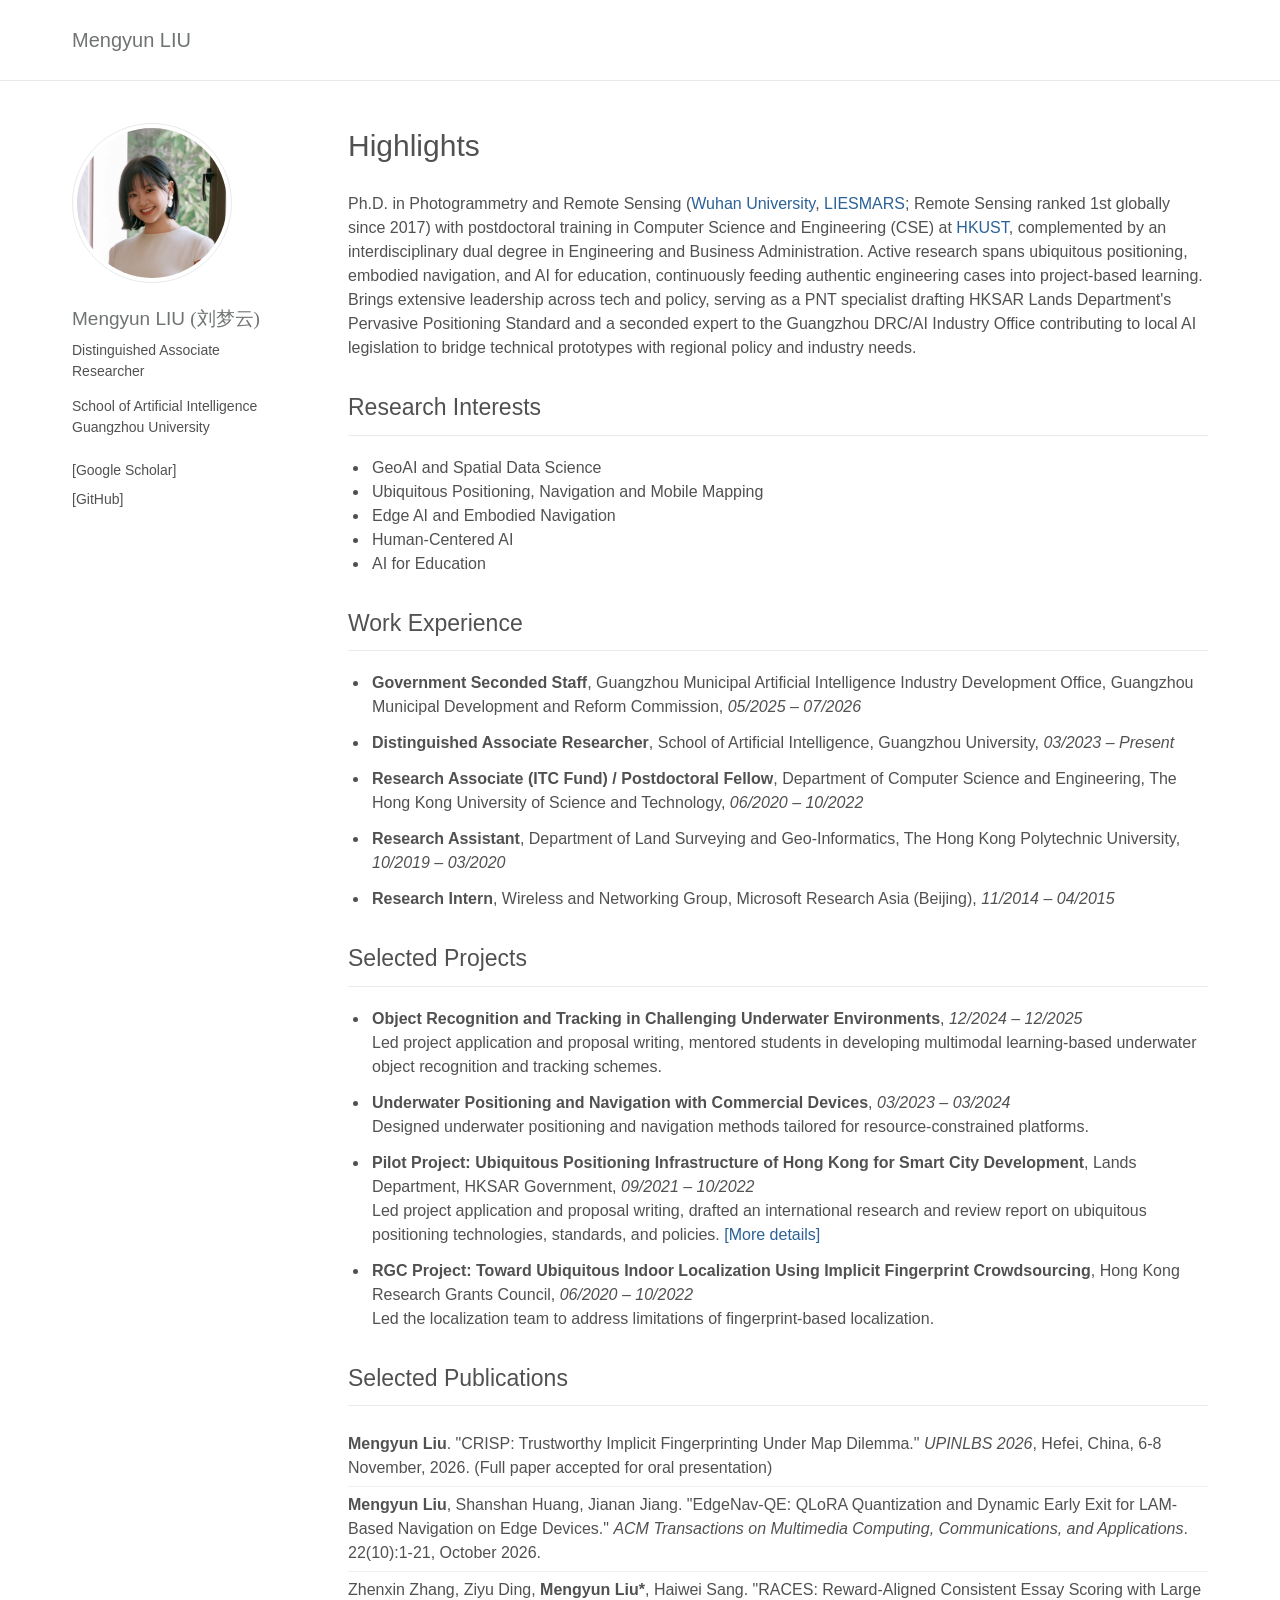
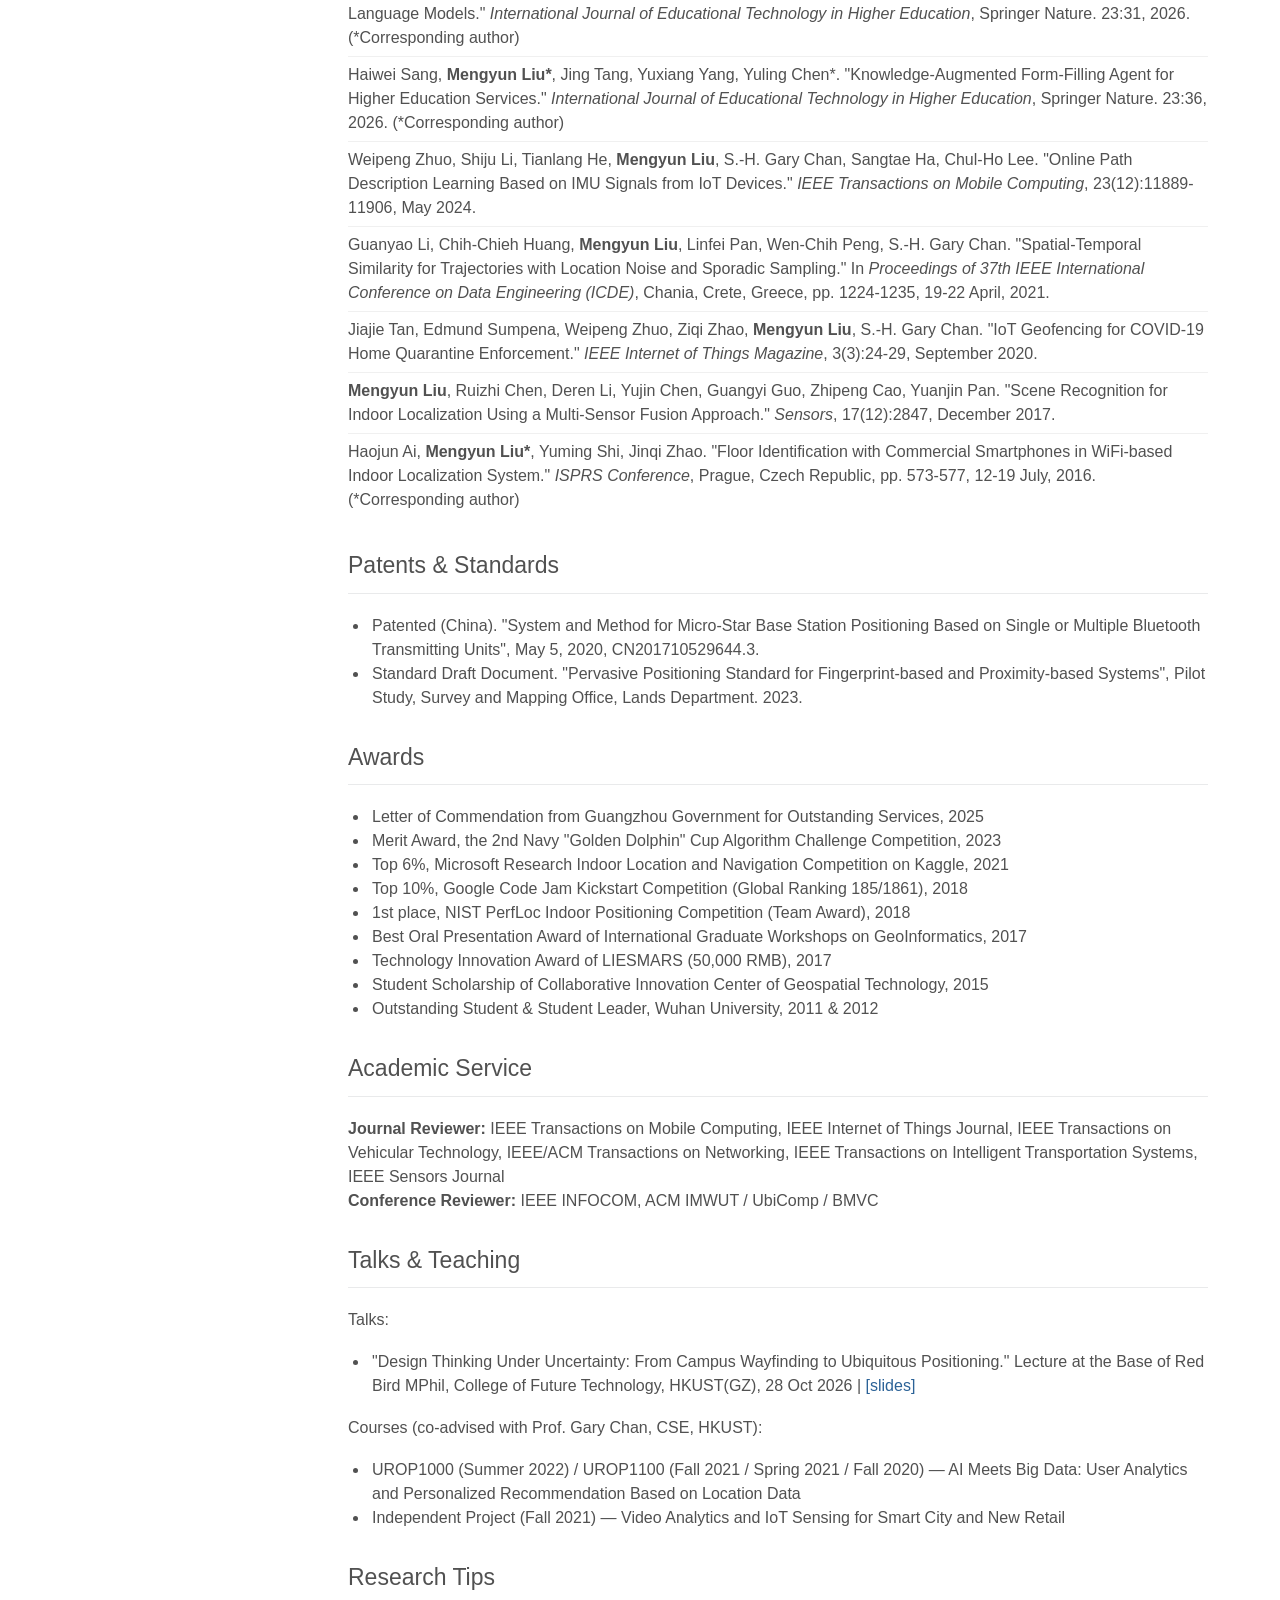
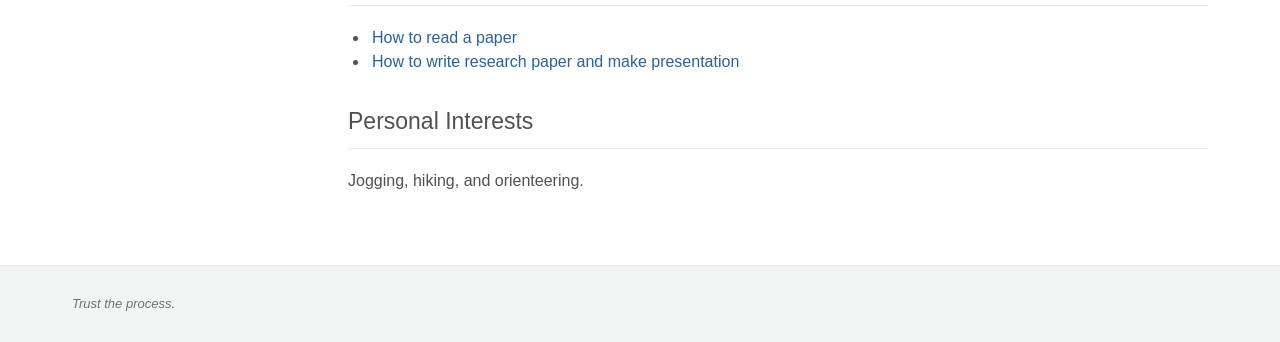
<file: index.html>
<!DOCTYPE html>
<html lang="en">
<head>
<meta charset="utf-8">
<meta name="viewport" content="width=device-width, initial-scale=1">
<meta name="description" content="Mengyun LIU - Distinguished Associate Researcher at Guangzhou University. Research interests in Human-Centered AI, Mobile Sensing, IoT, Geospatial Intelligence, Indoor Spatial Cognition, Positioning & Navigation.">
<title>Mengyun LIU (刘梦云)</title>
<link rel="stylesheet" href="style.css">
</head>
<body>
<a class="skip-link" href="#main">Skip to content</a>

<header class="masthead"><div class="masthead-inner">
  <a class="site-title" href="index.html">Mengyun LIU</a>
</div></header>

<div class="page-layout">
<aside class="author-profile" aria-label="Profile">
  <img class="author-photo" src="photos/profie_2026.jpg" alt="Mengyun LIU" width="180" height="180">
  <h2>Mengyun LIU <span class="chinese-name">(刘梦云)</span></h2>
  <p class="author-role">Distinguished Associate Researcher</p>
  <p>School of Artificial Intelligence<br>Guangzhou University</p>
  <ul class="profile-links">
    <li><a href="https://scholar.google.com/citations?hl=zh-CN&user=tKPIndkAAAAJ"><span>[Google Scholar]</span></a></li>
    <li><a href="https://github.com/amylmy"><span>[GitHub]</span></a></li>
  </ul>
</aside>

<main id="main">
<section id="about">
<h1>Highlights</h1>
<p>
  Ph.D. in Photogrammetry and Remote Sensing (<a href="https://www.whu.edu.cn/">Wuhan University</a>, <a href="http://www.lmars.whu.edu.cn/">LIESMARS</a>; Remote Sensing ranked 1st globally since 2017) with postdoctoral training in Computer Science and Engineering (CSE) at <a href="https://cse.hkust.edu.hk/">HKUST</a>, complemented by an interdisciplinary dual degree in Engineering and Business Administration. Active research spans ubiquitous positioning, embodied navigation, and AI for education, continuously feeding authentic engineering cases into project-based learning. Brings extensive leadership across tech and policy, serving as a PNT specialist drafting HKSAR Lands Department's Pervasive Positioning Standard and a seconded expert to the Guangzhou DRC/AI Industry Office contributing to local AI legislation to bridge technical prototypes with regional policy and industry needs.
</p>
</section>

<section id="research-interests">
<h2>Research Interests</h2>
<ul>
  <li>GeoAI and Spatial Data Science</li>
  <li>Ubiquitous Positioning, Navigation and Mobile Mapping</li>
  <li>Edge AI and Embodied Navigation</li>
  <li>Human-Centered AI</li>
  <li>AI for Education</li>
</ul>
</section>

<section id="experience">
<h2>Work Experience</h2>
<ul>
  <li><p class="exp-entry"><span class="style_2">Government Seconded Staff</span>, Guangzhou Municipal Artificial Intelligence Industry Development Office, Guangzhou Municipal Development and Reform Commission, <span class="style_3">05/2025 – 07/2026</span></p></li>
  <li><p class="exp-entry"><span class="style_2">Distinguished Associate Researcher</span>, School of Artificial Intelligence, Guangzhou University, <span class="style_3">03/2023 – Present</span></p></li>
  <li><p class="exp-entry"><span class="style_2">Research Associate (ITC Fund) / Postdoctoral Fellow</span>, Department of Computer Science and Engineering, The Hong Kong University of Science and Technology, <span class="style_3">06/2020 – 10/2022</span></p></li>
  <li><p class="exp-entry"><span class="style_2">Research Assistant</span>, Department of Land Surveying and Geo-Informatics, The Hong Kong Polytechnic University, <span class="style_3">10/2019 – 03/2020</span></p></li>
  <li><p class="exp-entry"><span class="style_2">Research Intern</span>, Wireless and Networking Group, Microsoft Research Asia (Beijing), <span class="style_3">11/2014 – 04/2015</span></p></li>
</ul>
</section>

<section id="projects">
<h2>Selected Projects</h2>
<ul>
  <li><p class="exp-entry"><span class="style_2">Object Recognition and Tracking in Challenging Underwater Environments</span>, <span class="style_3">12/2024 – 12/2025</span><br>Led project application and proposal writing, mentored students in developing multimodal learning-based underwater object recognition and tracking schemes.</p></li>
  <li><p class="exp-entry"><span class="style_2">Underwater Positioning and Navigation with Commercial Devices</span>, <span class="style_3">03/2023 – 03/2024</span><br>Designed underwater positioning and navigation methods tailored for resource-constrained platforms.</p></li>
  <li><p class="exp-entry"><span class="style_2">Pilot Project: Ubiquitous Positioning Infrastructure of Hong Kong for Smart City Development</span>, Lands Department, HKSAR Government, <span class="style_3">09/2021 – 10/2022</span><br>Led project application and proposal writing, drafted an international research and review report on ubiquitous positioning technologies, standards, and policies. <a href="https://www.geodetic.gov.hk/en/gi/PilotStudy.html">[More details]</a></p></li>
  <li><p class="exp-entry"><span class="style_2">RGC Project: Toward Ubiquitous Indoor Localization Using Implicit Fingerprint Crowdsourcing</span>, Hong Kong Research Grants Council, <span class="style_3">06/2020 – 10/2022</span><br>Led the localization team to address limitations of fingerprint-based localization.</p></li>
</ul>
</section>

<section id="publications">
<h2>Selected Publications</h2>
<ul class="pub-list">
  <li><strong>Mengyun Liu</strong>. "CRISP: Trustworthy Implicit Fingerprinting Under Map Dilemma." <em>UPINLBS 2026</em>, Hefei, China, 6-8 November, 2026. (Full paper accepted for oral presentation)</li>
  <li><strong>Mengyun Liu</strong>, Shanshan Huang, Jianan Jiang. "EdgeNav-QE: QLoRA Quantization and Dynamic Early Exit for LAM-Based Navigation on Edge Devices." <em>ACM Transactions on Multimedia Computing, Communications, and Applications</em>. 22(10):1-21, October 2026.</li>
  <li>Zhenxin Zhang, Ziyu Ding, <strong>Mengyun Liu*</strong>, Haiwei Sang. "RACES: Reward-Aligned Consistent Essay Scoring with Large Language Models." <em>International Journal of Educational Technology in Higher Education</em>, Springer Nature. 23:31, 2026. (*Corresponding author)</li>
  <li>Haiwei Sang, <strong>Mengyun Liu*</strong>, Jing Tang, Yuxiang Yang, Yuling Chen*. "Knowledge-Augmented Form-Filling Agent for Higher Education Services." <em>International Journal of Educational Technology in Higher Education</em>, Springer Nature. 23:36, 2026. (*Corresponding author)</li>
  <li>Weipeng Zhuo, Shiju Li, Tianlang He, <strong>Mengyun Liu</strong>, S.-H. Gary Chan, Sangtae Ha, Chul-Ho Lee. "Online Path Description Learning Based on IMU Signals from IoT Devices." <em>IEEE Transactions on Mobile Computing</em>, 23(12):11889-11906, May 2024.</li>
  <li>Guanyao Li, Chih-Chieh Huang, <strong>Mengyun Liu</strong>, Linfei Pan, Wen-Chih Peng, S.-H. Gary Chan. "Spatial-Temporal Similarity for Trajectories with Location Noise and Sporadic Sampling." In <em>Proceedings of 37th IEEE International Conference on Data Engineering (ICDE)</em>, Chania, Crete, Greece, pp. 1224-1235, 19-22 April, 2021.</li>
  <li>Jiajie Tan, Edmund Sumpena, Weipeng Zhuo, Ziqi Zhao, <strong>Mengyun Liu</strong>, S.-H. Gary Chan. "IoT Geofencing for COVID-19 Home Quarantine Enforcement." <em>IEEE Internet of Things Magazine</em>, 3(3):24-29, September 2020.</li>
  <li><strong>Mengyun Liu</strong>, Ruizhi Chen, Deren Li, Yujin Chen, Guangyi Guo, Zhipeng Cao, Yuanjin Pan. "Scene Recognition for Indoor Localization Using a Multi-Sensor Fusion Approach." <em>Sensors</em>, 17(12):2847, December 2017.</li>
  <li>Haojun Ai, <strong>Mengyun Liu*</strong>, Yuming Shi, Jinqi Zhao. "Floor Identification with Commercial Smartphones in WiFi-based Indoor Localization System." <em>ISPRS Conference</em>, Prague, Czech Republic, pp. 573-577, 12-19 July, 2016. (*Corresponding author)</li>
</ul>
</section>

<section id="patents">
<h2>Patents &amp; Standards</h2>
<ul>
  <li>Patented (China). "System and Method for Micro-Star Base Station Positioning Based on Single or Multiple Bluetooth Transmitting Units", May 5, 2020, CN201710529644.3.</li>
  <li>Standard Draft Document. "Pervasive Positioning Standard for Fingerprint-based and Proximity-based Systems", Pilot Study, Survey and Mapping Office, Lands Department. 2023.</li>
</ul>
</section>

<section id="awards">
<h2>Awards</h2>
<ul class="award-list">
  <li>Letter of Commendation from Guangzhou Government for Outstanding Services, 2025</li>
  <li>Merit Award, the 2nd Navy "Golden Dolphin" Cup Algorithm Challenge Competition, 2023</li>
  <li>Top 6%, Microsoft Research Indoor Location and Navigation Competition on Kaggle, 2021</li>
  <li>Top 10%, Google Code Jam Kickstart Competition (Global Ranking 185/1861), 2018</li>
  <li>1st place, NIST PerfLoc Indoor Positioning Competition (Team Award), 2018</li>
  <li>Best Oral Presentation Award of International Graduate Workshops on GeoInformatics, 2017</li>
  <li>Technology Innovation Award of LIESMARS (50,000 RMB), 2017</li>
  <li>Student Scholarship of Collaborative Innovation Center of Geospatial Technology, 2015</li>
  <li>Outstanding Student &amp; Student Leader, Wuhan University, 2011 &amp; 2012</li>
</ul>
</section>

<section id="service">
<h2>Academic Service</h2>
<p><strong>Journal Reviewer:</strong> IEEE Transactions on Mobile Computing, IEEE Internet of Things Journal, IEEE Transactions on Vehicular Technology, IEEE/ACM Transactions on Networking, IEEE Transactions on Intelligent Transportation Systems, IEEE Sensors Journal</p>
<p><strong>Conference Reviewer:</strong> IEEE INFOCOM, ACM IMWUT / UbiComp / BMVC</p>
</section>

<section id="teaching">
<h2>Talks &amp; Teaching</h2>
<p>Talks:</p>
<ul>
  <li>"Design Thinking Under Uncertainty: From Campus Wayfinding to Ubiquitous Positioning." Lecture at the Base of Red Bird MPhil, College of Future Technology, HKUST(GZ), 28 Oct 2026 | <a href="slides/Design_Thinking_Lecture_2026.pdf">[slides]</a></li>
</ul>
<p>Courses (co-advised with Prof. Gary Chan, CSE, HKUST):</p>
<ul>
  <li>UROP1000 (Summer 2022) / UROP1100 (Fall 2021 / Spring 2021 / Fall 2020) — AI Meets Big Data: User Analytics and Personalized Recommendation Based on Location Data</li>
  <li>Independent Project (Fall 2021) — Video Analytics and IoT Sensing for Smart City and New Retail</li>
</ul>
</section>

<section id="tips">
<h2>Research Tips</h2>
<ul>
  <li><a href="https://www.eecs.harvard.edu/~michaelm/postscripts/ReadPaper.pdf">How to read a paper</a></li>
  <li><a href="https://www.microsoft.com/en-us/research/academic-program/write-great-research-paper/">How to write research paper and make presentation</a></li>
</ul>
</section>

<section id="interests">
<h2>Personal Interests</h2>
<p>Jogging, hiking, and orienteering.</p>
</section>

</main>
</div>

<footer class="site-footer">
  <div><em>Trust the process.</em></div>
</footer>

</body>
</html>
</file>
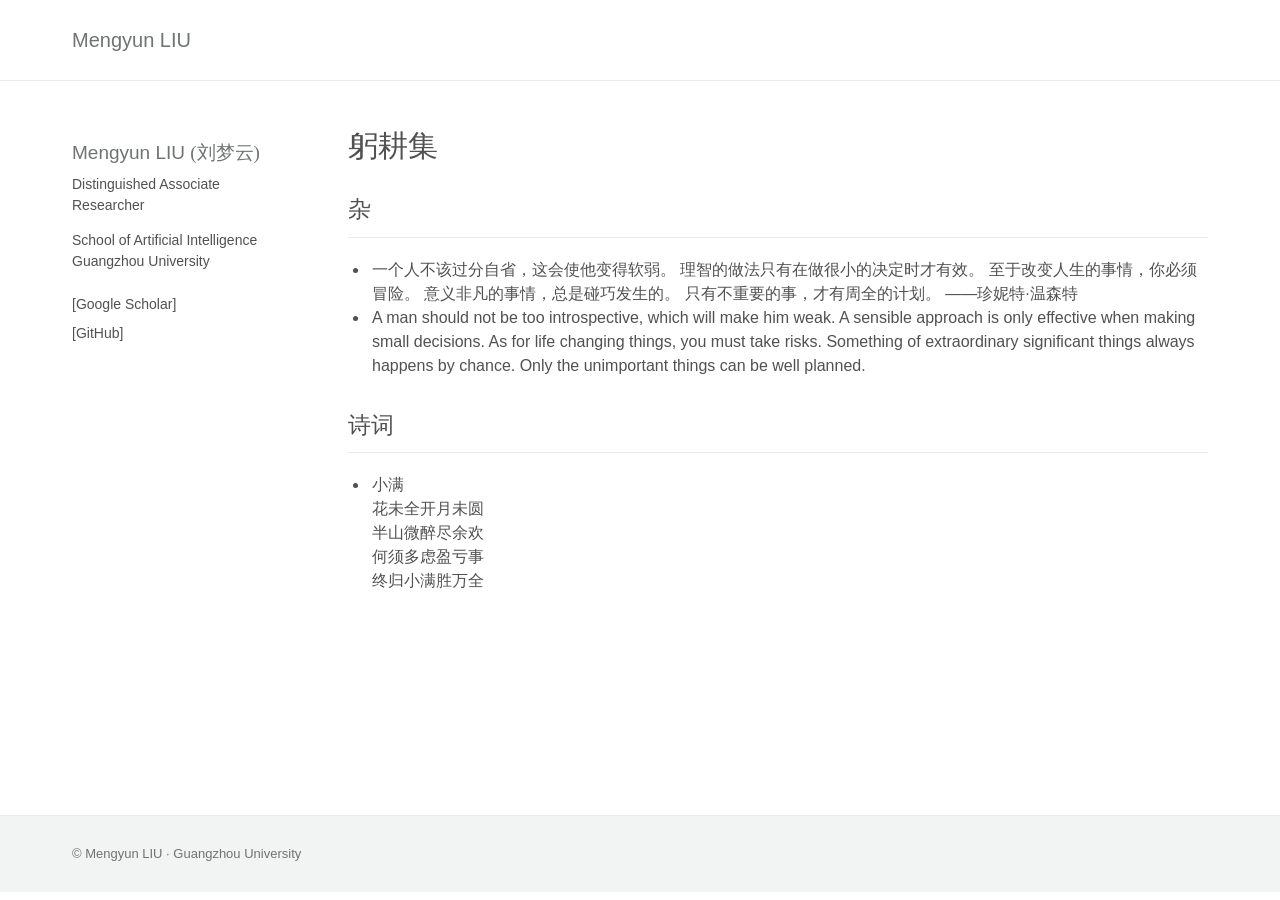
<file: collections.html>
<!DOCTYPE html>
<html lang="zh-CN">
<head>
<meta charset="utf-8">
<meta name="viewport" content="width=device-width, initial-scale=1">
<meta name="description" content="躬耕集 - Mengyun LIU 的个人收藏">
<title>躬耕集</title>
<link rel="stylesheet" href="style.css">
</head>
<body>
<a class="skip-link" href="#main">Skip to content</a>

<header class="masthead"><div class="masthead-inner">
  <a class="site-title" href="index.html">Mengyun LIU</a>
</div></header>

<div class="page-layout">
<aside class="author-profile" aria-label="Profile">
  <h2>Mengyun LIU <span class="chinese-name">(刘梦云)</span></h2>
  <p class="author-role">Distinguished Associate Researcher</p>
  <p>School of Artificial Intelligence<br>Guangzhou University</p>
  <ul class="profile-links">
    <li><a href="https://scholar.google.com/citations?hl=zh-CN&user=tKPIndkAAAAJ"><span>[Google Scholar]</span></a></li>
    <li><a href="https://github.com/amylmy"><span>[GitHub]</span></a></li>
  </ul>
</aside>

<main id="main">
<h1>躬耕集</h1>

<section id="misc">
<h2>杂</h2>
<ul>
  <li>一个人不该过分自省，这会使他变得软弱。
    理智的做法只有在做很小的决定时才有效。
    至于改变人生的事情，你必须冒险。
    意义非凡的事情，总是碰巧发生的。
    只有不重要的事，才有周全的计划。
    ——珍妮特·温森特</li>
  <li>A man should not be too introspective, which will make him weak. A sensible approach is only effective when making small decisions. As for life changing things, you must take risks. Something of extraordinary significant things always happens by chance. Only the unimportant things can be well planned.</li>
</ul>
</section>

<section id="poetry">
<h2>诗词</h2>
<ul>
  <li>小满<br>
    花未全开月未圆<br>
    半山微醉尽余欢<br>
    何须多虑盈亏事<br>
    终归小满胜万全
  </li>
</ul>
</section>

</main>
</div>

<footer class="site-footer">
  <div>&copy; Mengyun LIU · Guangzhou University</div>
</footer>

</body>
</html>
</file>
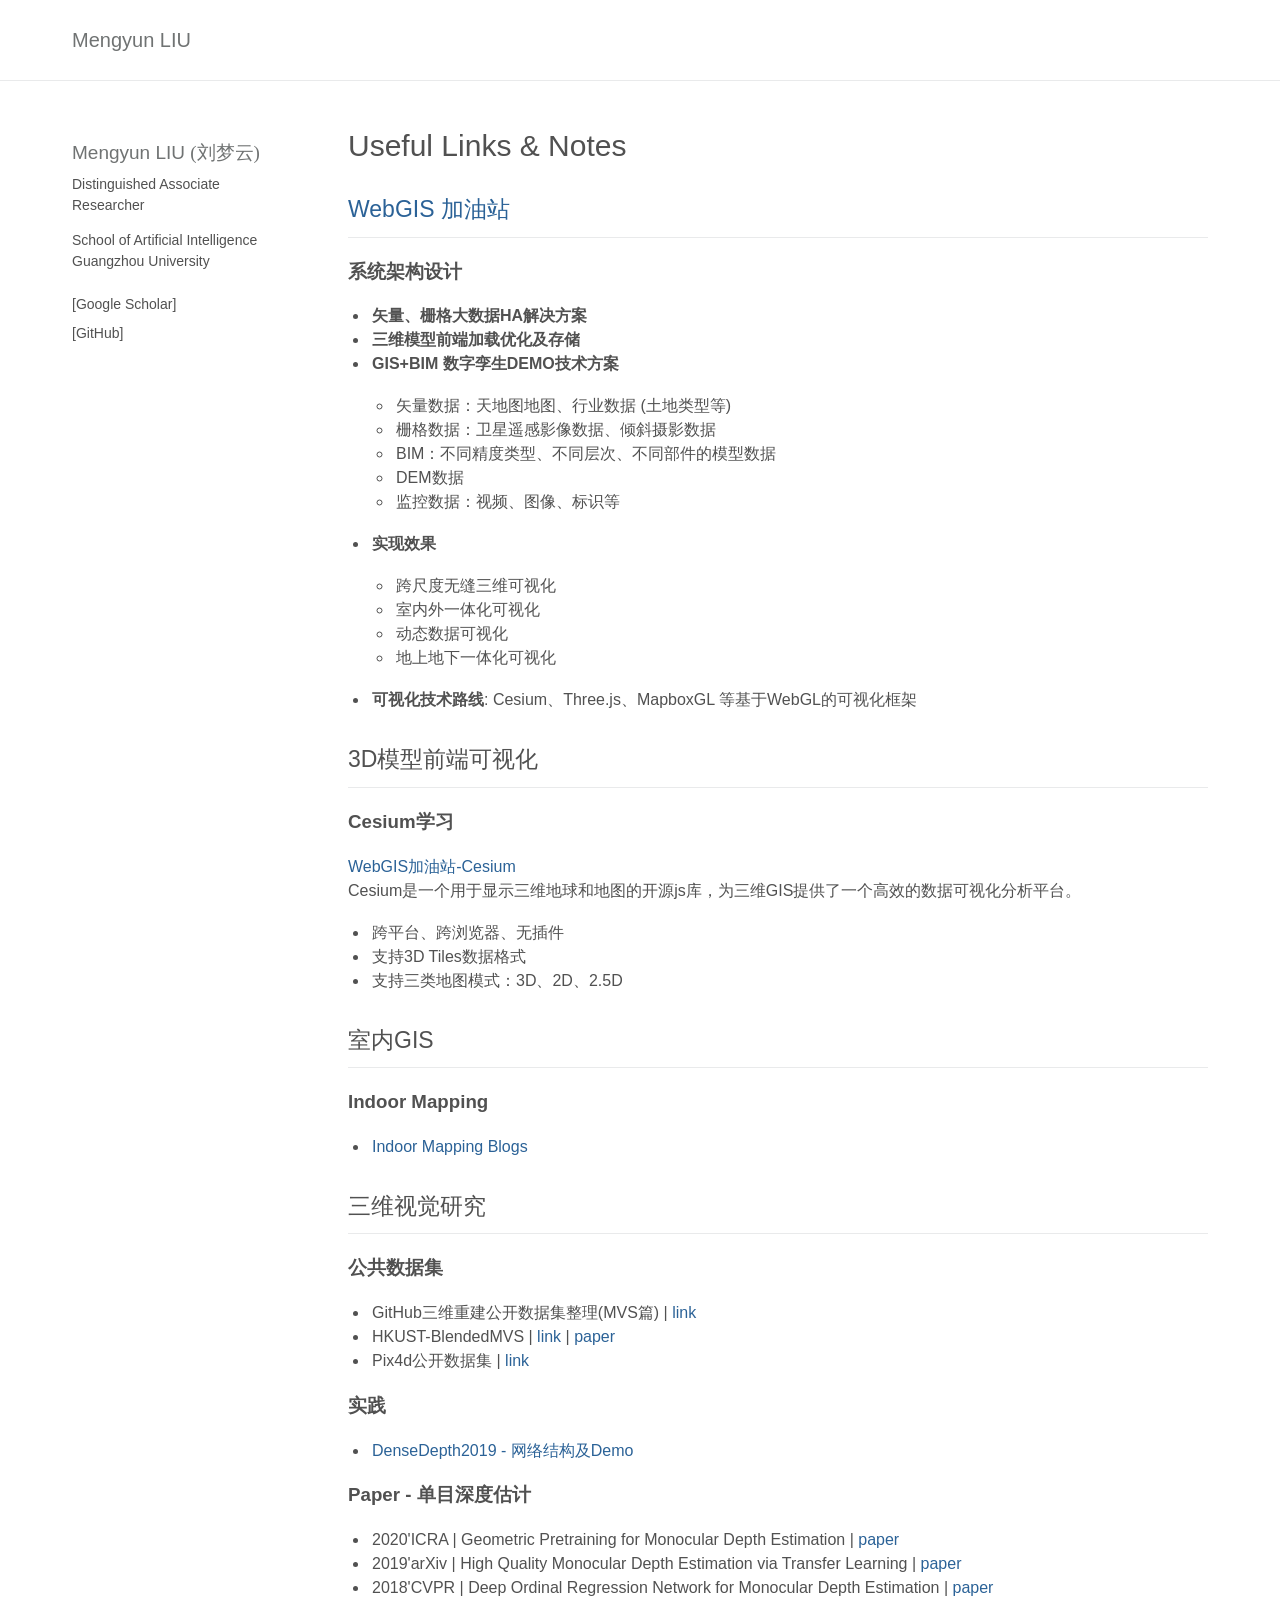
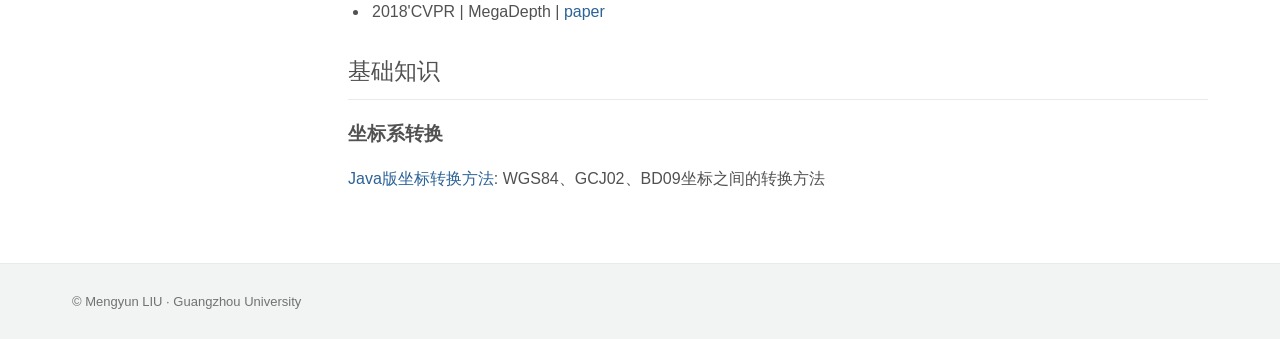
<file: links.html>
<!DOCTYPE html>
<html lang="zh-CN">
<head>
<meta charset="utf-8">
<meta name="viewport" content="width=device-width, initial-scale=1">
<meta name="description" content="Useful Links and Notes on WebGIS, 3D visualization, indoor GIS, and positioning.">
<title>Links &amp; Notes</title>
<link rel="stylesheet" href="style.css">
</head>
<body>
<a class="skip-link" href="#main">Skip to content</a>

<header class="masthead"><div class="masthead-inner">
  <a class="site-title" href="index.html">Mengyun LIU</a>
</div></header>

<div class="page-layout">
<aside class="author-profile" aria-label="Profile">
  <h2>Mengyun LIU <span class="chinese-name">(刘梦云)</span></h2>
  <p class="author-role">Distinguished Associate Researcher</p>
  <p>School of Artificial Intelligence<br>Guangzhou University</p>
  <ul class="profile-links">
    <li><a href="https://scholar.google.com/citations?hl=zh-CN&user=tKPIndkAAAAJ"><span>[Google Scholar]</span></a></li>
    <li><a href="https://github.com/amylmy"><span>[GitHub]</span></a></li>
  </ul>
</aside>

<main id="main">
<h1>Useful Links &amp; Notes</h1>

<section id="webgis">
<h2><a href="https://www.sunbt.ltd/">WebGIS 加油站</a></h2>

<h3 id="structure">系统架构设计</h3>
<ul>
  <li><strong>矢量、栅格大数据HA解决方案</strong></li>
  <li><strong>三维模型前端加载优化及存储</strong></li>
  <li><strong>GIS+BIM 数字孪生DEMO技术方案</strong>
    <ul>
      <li>矢量数据：天地图地图、行业数据 (土地类型等)</li>
      <li>栅格数据：卫星遥感影像数据、倾斜摄影数据</li>
      <li>BIM：不同精度类型、不同层次、不同部件的模型数据</li>
      <li>DEM数据</li>
      <li>监控数据：视频、图像、标识等</li>
    </ul>
  </li>
  <li><strong>实现效果</strong>
    <ul>
      <li>跨尺度无缝三维可视化</li>
      <li>室内外一体化可视化</li>
      <li>动态数据可视化</li>
      <li>地上地下一体化可视化</li>
    </ul>
  </li>
  <li><strong>可视化技术路线</strong>: Cesium、Three.js、MapboxGL 等基于WebGL的可视化框架</li>
</ul>
</section>

<section id="3dmodel">
<h2>3D模型前端可视化</h2>
<h3>Cesium学习</h3>
<p><a href="https://www.sunbt.ltd/GIS/WebGIS/Cesium/">WebGIS加油站-Cesium</a></p>
<p>Cesium是一个用于显示三维地球和地图的开源js库，为三维GIS提供了一个高效的数据可视化分析平台。</p>
<ul>
  <li>跨平台、跨浏览器、无插件</li>
  <li>支持3D Tiles数据格式</li>
  <li>支持三类地图模式：3D、2D、2.5D</li>
</ul>
</section>

<section id="indoor">
<h2>室内GIS</h2>
<h3>Indoor Mapping</h3>
<ul>
  <li><a href="https://www.mappedin.com/blog/product/indoor-mapping">Indoor Mapping Blogs</a></li>
</ul>
</section>

<section id="3dvision">
<h2>三维视觉研究</h2>
<h3 id="vision3ddata">公共数据集</h3>
<ul>
  <li>GitHub三维重建公开数据集整理(MVS篇) | <a href="https://github.com/ethan-li-coding/Datasets-of-MVS-reconstruction">link</a></li>
  <li>HKUST-BlendedMVS | <a href="https://github.com/YoYo000/BlendedMVS">link</a> | <a href="https://openaccess.thecvf.com/content_CVPR_2020/html/Yao_BlendedMVS_A_Large-Scale_Dataset_for_Generalized_Multi-View_Stereo_Networks_CVPR_2020_paper.html">paper</a></li>
  <li>Pix4d公开数据集 | <a href="https://cloud.pix4d.com/demo">link</a></li>
</ul>

<h3 id="vision3dpractice">实践</h3>
<ul>
  <li><a href="https://yanqs.blog.csdn.net/article/details/112846641">DenseDepth2019 - 网络结构及Demo</a></li>
</ul>

<h3>Paper - 单目深度估计</h3>
<ul>
  <li>2020'ICRA | Geometric Pretraining for Monocular Depth Estimation | <a href="https://ieeexplore.ieee.org/abstract/document/9196847">paper</a></li>
  <li>2019'arXiv | High Quality Monocular Depth Estimation via Transfer Learning | <a href="https://arxiv.org/pdf/1812.11941.pdf">paper</a></li>
  <li>2018'CVPR | Deep Ordinal Regression Network for Monocular Depth Estimation | <a href="https://openaccess.thecvf.com/content_cvpr_2018/html/Fu_Deep_Ordinal_Regression_CVPR_2018_paper.html">paper</a></li>
  <li>2018'CVPR | MegaDepth | <a href="https://openaccess.thecvf.com/content_cvpr_2018/html/Li_MegaDepth_Learning_Single-View_CVPR_2018_paper.html">paper</a></li>
</ul>
</section>

<section id="basics">
<h2 id="cord">基础知识</h2>
<h3>坐标系转换</h3>
<p><a href="https://www.sunbt.ltd/GIS/concept/GIS%E5%B0%8F%E7%9F%A5%E8%AF%86-%E7%94%B1%E5%AF%B9GCJ-02%E7%9A%84%E7%96%91%E9%97%AE%E5%BC%95%E5%87%BA%E7%9A%84%E5%9D%90%E6%A0%87%E7%B3%BB.html">Java版坐标转换方法</a>: WGS84、GCJ02、BD09坐标之间的转换方法</p>
</section>

</main>
</div>

<footer class="site-footer">
  <div>&copy; Mengyun LIU · Guangzhou University</div>
</footer>

</body>
</html>
</file>
<file: style.css>
/* Academic Pages-inspired layout */
:root {
  color-scheme: light;
  --text: #515151;
  --muted: #707373;
  --link: #2b6297;
  --line: #e9eaeb;
  --font: 'Trebuchet MS', 'Lucida Grande', 'Optima', 'Cardo', 'HelveticaNeue', 'Helvetica Neue', 'Arial', sans-serif;
}
* { box-sizing: border-box; }
body { margin: 0; color: var(--text); background: #fff; font-family: var(--font); font-size: 16px; line-height: 1.5; }
a { color: var(--link); text-decoration: none; }
a:hover { text-decoration: underline; }
a:focus-visible { outline: 2px solid var(--link); outline-offset: 4px; }

.masthead { position: sticky; top: 0; z-index: 100; background: #fff; border-bottom: 1px solid var(--line); }
.masthead-inner { max-width: 1200px; min-height: 80px; padding: 16px 32px; margin: auto; display: flex; align-items: center; gap: 64px; }
.site-title { color: var(--muted); font-size: 20px; font-weight: 300; white-space: nowrap; }
nav { display: flex; gap: 32px; flex-wrap: wrap; }
nav a { color: var(--muted); padding: 8px 0; position: relative; }
nav a:hover { color: var(--text); text-decoration: none; }
nav a[aria-current] { color: var(--text); }
nav a[aria-current]::after { content: ''; position: absolute; height: 3px; background: #7a8288; left: 0; right: 0; bottom: 0; }

.page-layout { max-width: 1200px; margin: 42px auto 72px; padding: 0 32px; display: grid; grid-template-columns: 220px minmax(0, 1fr); gap: 56px; min-height: calc(100vh - 280px); }

.author-profile { font-size: 14px; line-height: 1.5; align-self: start; }
.author-photo { width: 160px; height: 160px; border-radius: 50%; object-fit: cover; object-position: center 30%; padding: 4px; border: 1px solid var(--line); }
.author-profile h2 { color: var(--muted); font-size: 19px; font-weight: 300; line-height: 1.5; margin: 16px 0 6px; }
.chinese-name { font-family: Georgia, serif; font-weight: normal; white-space: nowrap; }
.author-profile p { margin: 0 0 14px; }
.author-role { font-weight: 400; }
.profile-links { list-style: none; padding: 0; margin: 22px 0 0; }
.profile-links li { margin: 8px 0; }
.profile-links a { color: var(--text); display: inline-flex; align-items: center; gap: 8px; }

main { min-width: 0; overflow-wrap: break-word; }
h1 { font-size: 30px; font-weight: 400; line-height: 1.5; margin: 0 0 24px; letter-spacing: 0; }
h2 { font-size: 23px; font-weight: 400; line-height: 1.5; margin: 0 0 20px; letter-spacing: 0; }
.award-list { list-style: disc outside; padding-left: 21px; margin: 0; }
.award-list li { line-height: 1.5; margin: 0; padding: 0 0 0 3px; }
main h2 { border-bottom: 1px solid var(--line); padding-bottom: 10px; }
main section + section { margin-top: 30px; }
main p { margin: 0; }
main ul { padding-left: 21px; margin: 18px 0; }
main li { line-height: 1.5; padding: 0 0 0 3px; margin: 0; }

/* Style helpers from the original site */
.style_2 { font-weight: bold; }
.style_3 { font-style: italic; }
.paragraph_style_5 { color: #a1263c; padding: 16px 20px; border-left: 3px solid #c7cdd1; background: #f7f8f9; }

/* Experience entries */
.exp-entry { margin-bottom: 12px; }
.exp-title { font-weight: bold; margin: 0; }
.exp-meta { font-style: italic; margin: 0; }

/* Publication list */
.pub-list { list-style: none; padding: 0; margin: 0; }
.pub-list li { padding: 6px 0; border-bottom: 1px solid #f0f0f0; }
.pub-list li:last-child { border-bottom: none; }

.site-footer { background: #f2f3f3; border-top: 1px solid var(--line); color: var(--muted); font-size: 13px; }
.site-footer div { max-width: 1200px; margin: auto; padding: 28px 32px; }
.skip-link { position: absolute; top: -100px; left: 16px; padding: 10px 16px; background: white; z-index: 2; }
.skip-link:focus { top: 8px; }

@media (max-width: 800px) {
  .masthead-inner { gap: 24px; padding: 14px 24px; flex-wrap: wrap; }
  nav { gap: 24px; }
  .page-layout { grid-template-columns: 170px minmax(0, 1fr); gap: 30px; padding: 0 24px; }
}
@media (max-width: 600px) {
  .masthead-inner { gap: 8px; }
  .site-title { width: 100%; }
  nav { gap: 22px; font-size: 14px; }
  .page-layout { display: block; margin-top: 26px; }
  .author-profile { margin-bottom: 32px; padding-bottom: 22px; border-bottom: 1px solid var(--line); }
  .author-profile h2 { padding-top: 8px; }
  .profile-links { clear: both; padding-top: 12px; display: flex; flex-wrap: wrap; gap: 4px 18px; margin-top: 10px; }
  .profile-links li { margin: 0; }
  h1 { font-size: 27px; }
  body { font-size: 15px; }
}
@media print {
  .masthead, .site-footer, .skip-link { display: none; }
  .page-layout { margin: 0; padding: 0; grid-template-columns: 180px 1fr; gap: 24px; }
}
</file>
